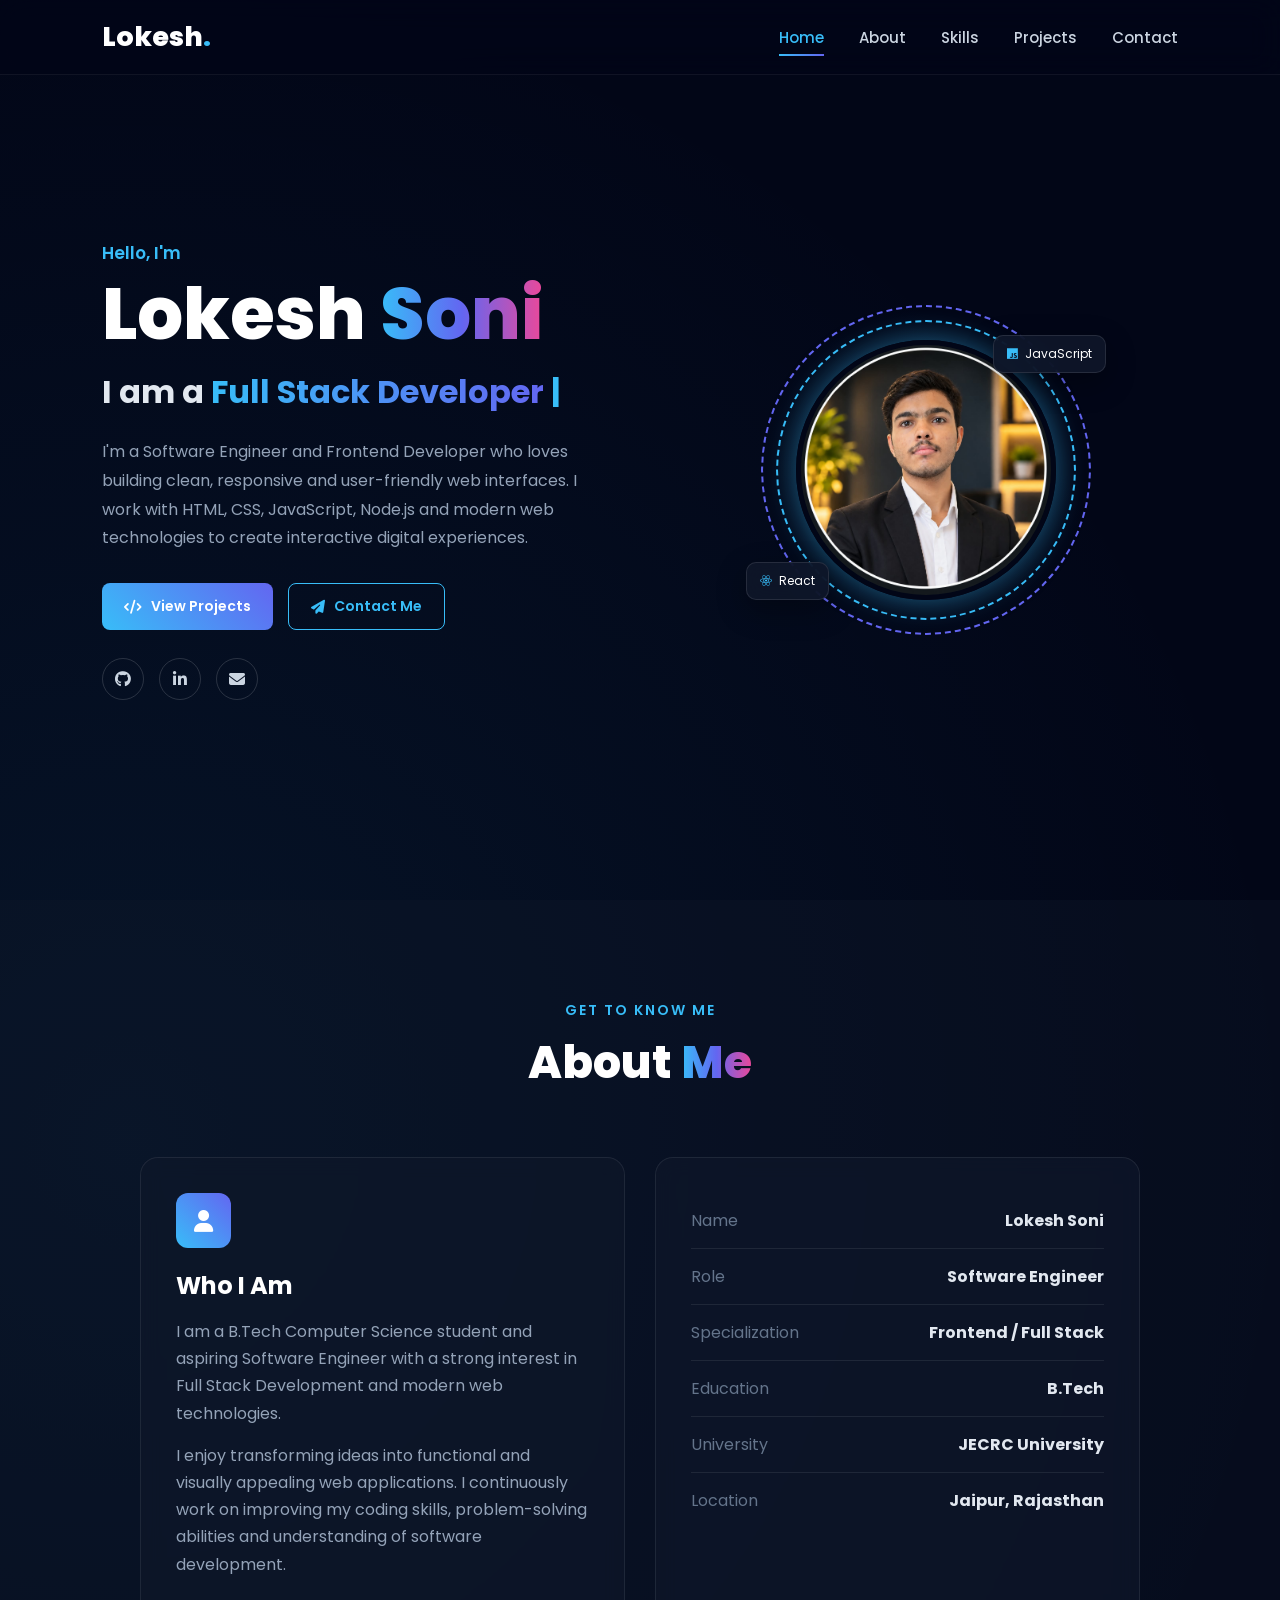
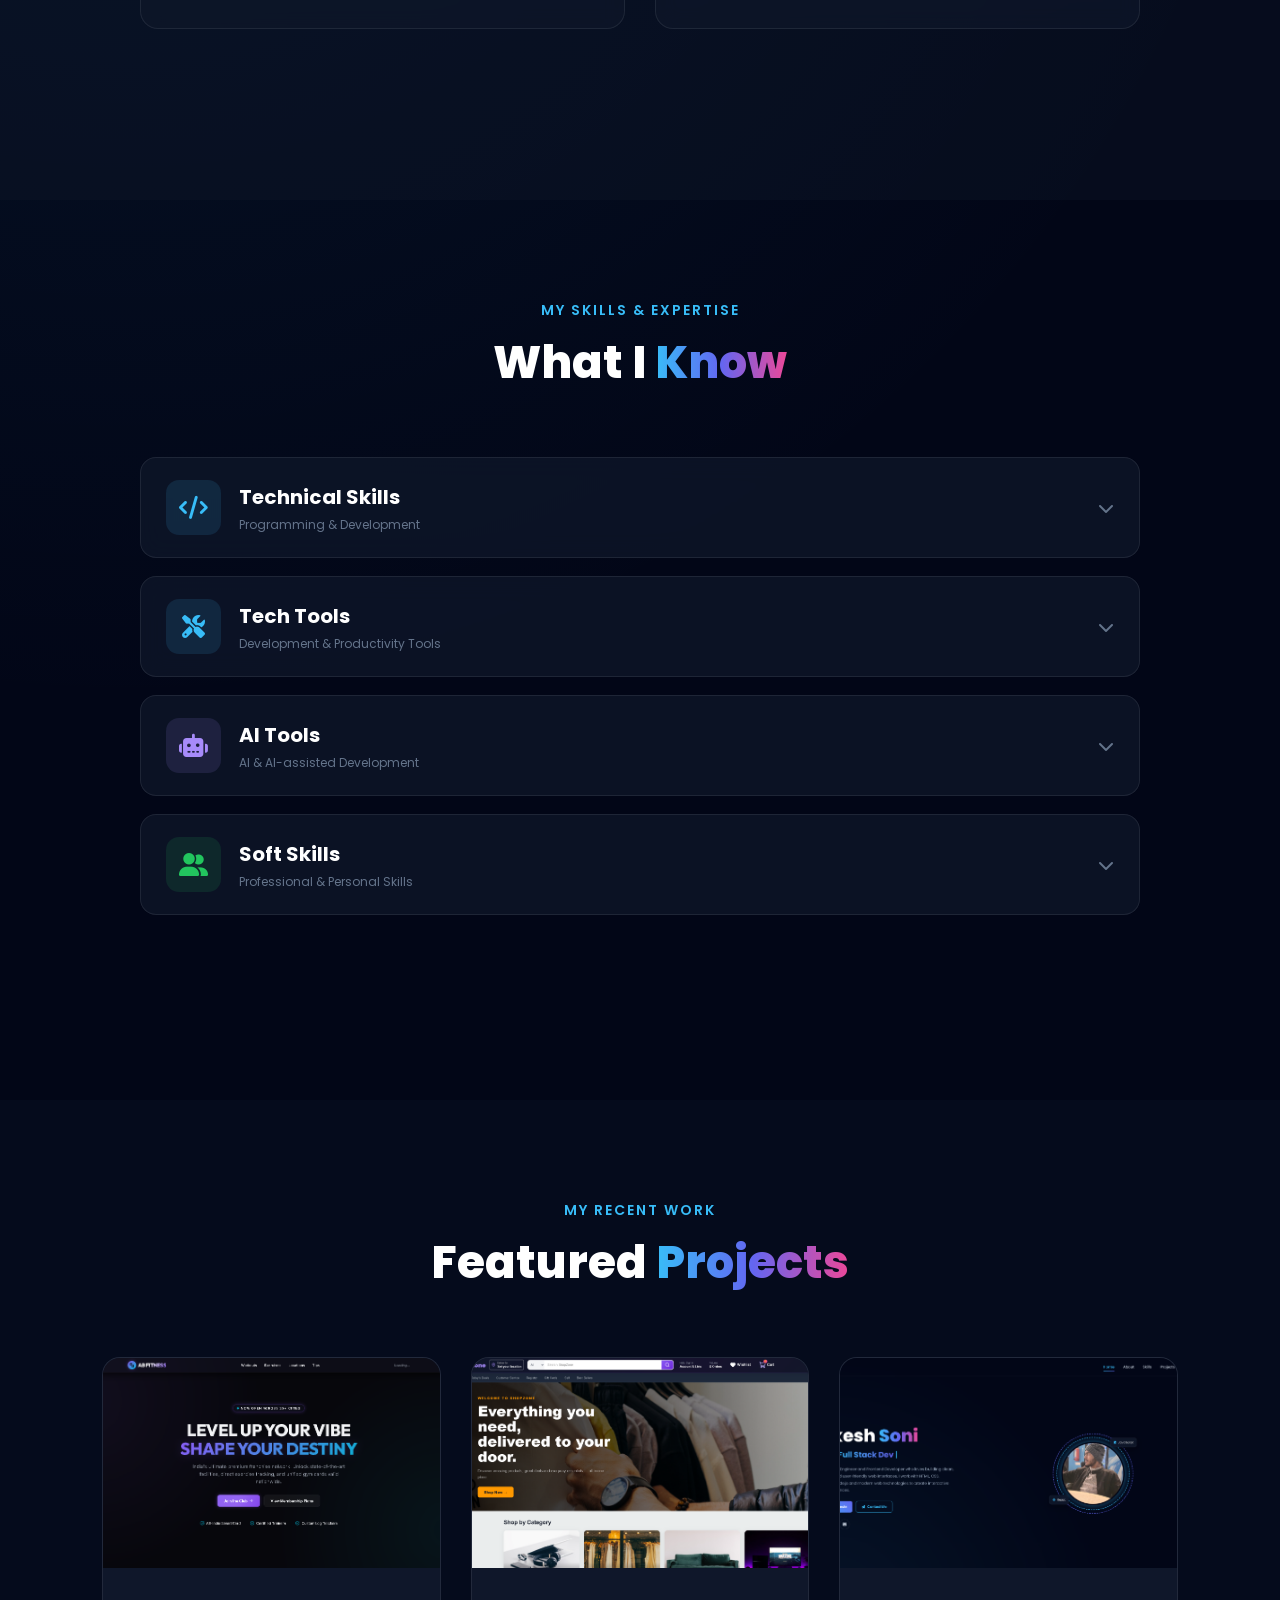
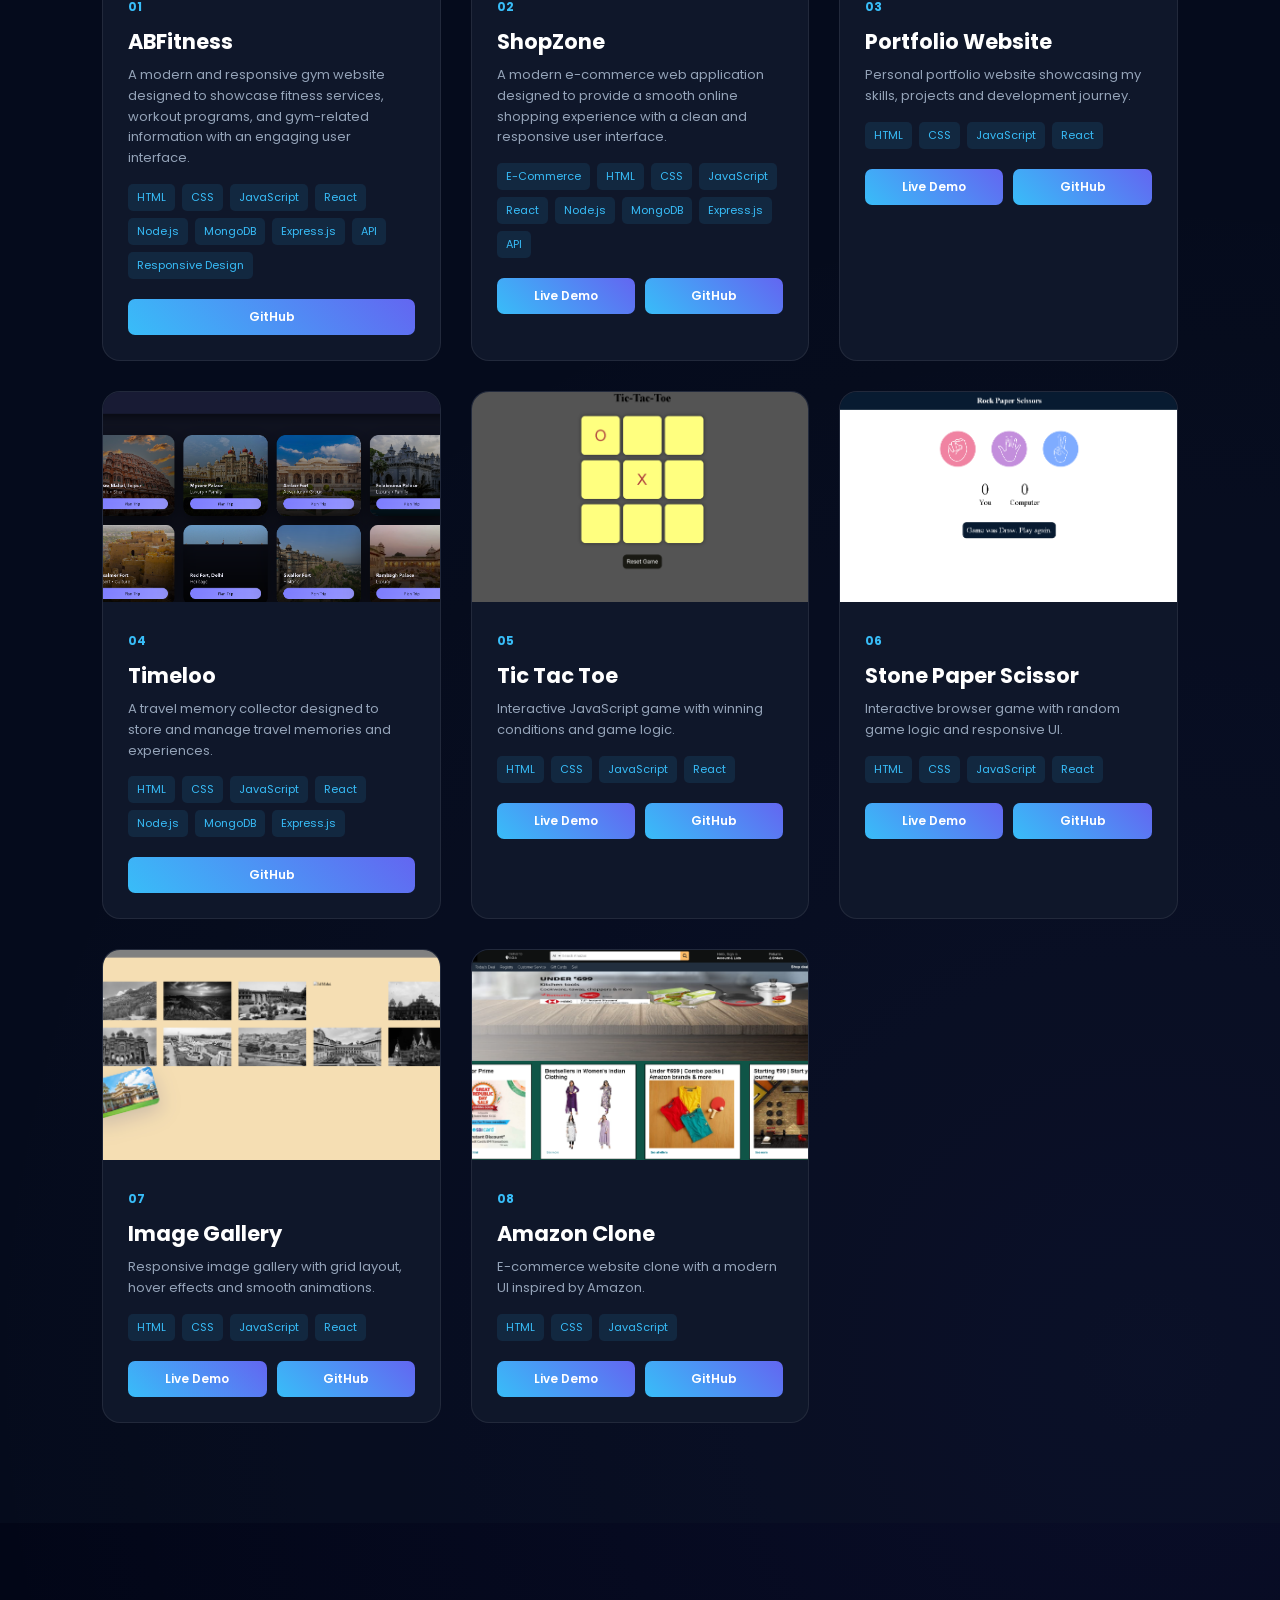
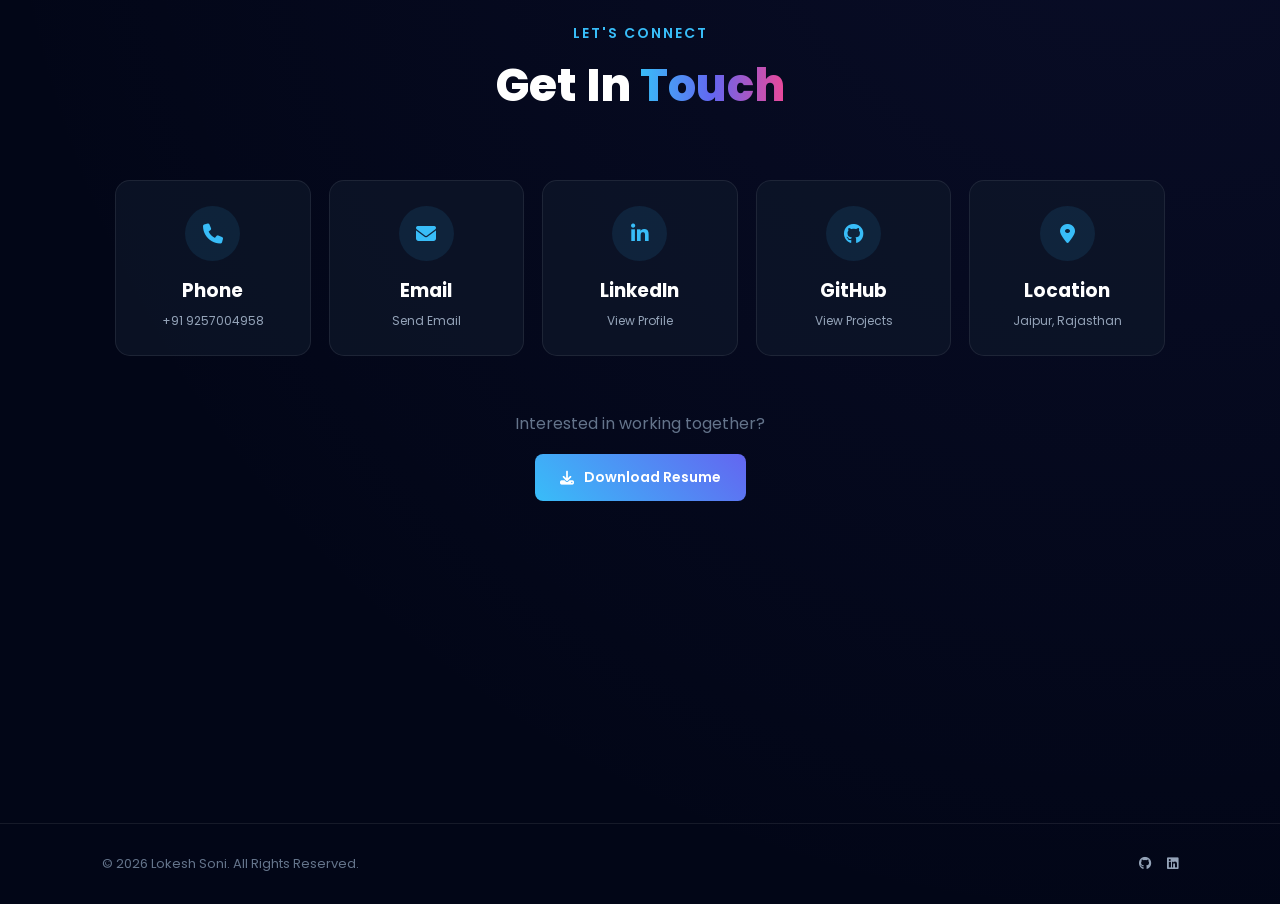
<file: index.html>
<!DOCTYPE html>
<html lang="en">

<head>
    <meta charset="UTF-8">
    <meta name="viewport" content="width=device-width, initial-scale=1.0">

    <meta name="description" content="Lokesh Soni - Software Engineer and Full Stack Developer Portfolio">

    <title>Lokesh Soni | Portfolio</title>

    <link rel="stylesheet" href="style.css">

    <!-- Icons -->
    <link rel="stylesheet" href="https://cdnjs.cloudflare.com/ajax/libs/font-awesome/6.5.2/css/all.min.css">
</head>

<body>

    <!-- ================= NAVBAR ================= -->

    <header class="navbar">

        <div class="logo">
            <a href="#home">Lokesh<span>.</span></a>
        </div>

        <nav class="nav-links" id="navLinks">
            <a href="#home" class="active">Home</a>
            <a href="#about">About</a>
            <a href="#skills">Skills</a>
            <a href="#projects">Projects</a>
            <a href="#contact">Contact</a>
        </nav>

        <button class="menu-btn" id="menuBtn">
            <i class="fas fa-bars"></i>
        </button>

    </header>


    <!-- ================= HOME ================= -->

    <section id="home" class="home">

        <div class="home-text reveal">

            <p class="intro">Hello, I'm</p>

            <h1>
                Lokesh <span>Soni</span>
            </h1>

            <h2>
                I am a
                <span id="changing-text"></span>
                <span class="cursor">|</span>
            </h2>

            <p class="home-description">
                I'm a Software Engineer and Frontend Developer who loves
                building clean, responsive and user-friendly web interfaces.
                I work with HTML, CSS, JavaScript, Node.js and modern web
                technologies to create interactive digital experiences.
            </p>

            <div class="home-buttons">

                <a href="#projects" class="primary-btn">
                    <i class="fas fa-code"></i>
                    View Projects
                </a>

                <a href="#contact" class="secondary-btn">
                    <i class="fas fa-paper-plane"></i>
                    Contact Me
                </a>

            </div>

            <div class="social-links">

                <a href="https://github.com/Lokesh2704soni" target="_blank">
                    <i class="fab fa-github"></i>
                </a>

                <a href="https://www.linkedin.com/in/lokesh-soni-583651282" target="_blank">
                    <i class="fab fa-linkedin-in"></i>
                </a>

                <a href="mailto:lokesh27soni04@email.com">
                    <i class="fas fa-envelope"></i>
                </a>

            </div>

        </div>


        <!-- Profile Image -->

        <div class="home-img reveal">

            <div class="home-img-wrapper">

                <div class="circle"></div>
                <div class="circle circle-two"></div>

                <img src="123.jpeg" alt="Lokesh Soni">

                <div class="floating-card card-one">
                    <i class="fab fa-js"></i>
                    <span>JavaScript</span>
                </div>

                <div class="floating-card card-two">
                    <i class="fab fa-react"></i>
                    <span>React</span>
                </div>

            </div>

        </div>

    </section>


    <!-- ================= ABOUT ================= -->

    <section id="about" class="about section">

        <div class="section-heading reveal">
            <p>Get To Know Me</p>
            <h2>About <span>Me</span></h2>
        </div>

        <div class="about-container">

            <div class="about-card reveal">

                <div class="about-icon">
                    <i class="fas fa-user"></i>
                </div>

                <h3>Who I Am</h3>

                <p>
                    I am a B.Tech Computer Science student and aspiring
                    Software Engineer with a strong interest in Full Stack
                    Development and modern web technologies.
                </p>

                <p>
                    I enjoy transforming ideas into functional and visually
                    appealing web applications. I continuously work on
                    improving my coding skills, problem-solving abilities
                    and understanding of software development.
                </p>

            </div>


            <div class="about-info reveal">

                <div class="info-item">
                    <span>Name</span>
                    <strong>Lokesh Soni</strong>
                </div>

                <div class="info-item">
                    <span>Role</span>
                    <strong>Software Engineer</strong>
                </div>

                <div class="info-item">
                    <span>Specialization</span>
                    <strong>Frontend / Full Stack</strong>
                </div>

                <div class="info-item">
                    <span>Education</span>
                    <strong>B.Tech</strong>
                </div>

                <div class="info-item">
                    <span>University</span>
                    <strong>JECRC University</strong>
                </div>

                <div class="info-item">
                    <span>Location</span>
                    <strong>Jaipur, Rajasthan</strong>
                </div>

            </div>

        </div>

    </section>


    <!-- ================= SKILLS ================= -->

    <!-- ================= SKILLS ================= -->

    <section id="skills" class="skills-section section">

        <div class="section-heading reveal">
            <p>My Skills & Expertise</p>
            <h2>What I <span>Know</span></h2>
        </div>

        <div class="skills-accordion">


            <!-- TECHNICAL SKILLS -->

            <div class="skill-category reveal">

                <button class="skill-category-header">
                    <div class="category-left">
                        <div class="category-icon">
                            <i class="fas fa-code"></i>
                        </div>

                        <div>
                            <h3>Technical Skills</h3>
                            <p>Programming & Development</p>
                        </div>
                    </div>

                    <i class="fas fa-chevron-down arrow"></i>
                </button>


                <div class="skill-category-content">

                    <div class="skill-list">

                        <span><i class="fab fa-html5"></i> HTML</span>

                        <span><i class="fab fa-css3-alt"></i> CSS</span>

                        <span><i class="fab fa-js"></i> JavaScript</span>

                        <span><i class="fab fa-react"></i> React.js</span>

                        <span><i class="fab fa-node-js"></i> Node.js</span>

                        <span><i class="fas fa-server"></i> Express.js</span>

                        <span><i class="fas fa-database"></i> MongoDB</span>

                        <span><i class="fas fa-plug"></i> REST APIs</span>

                        <span><i class="fas fa-file-code"></i> JSON</span>

                        <span><i class="fas fa-mobile-screen"></i> Responsive Design</span>

                        <span><i class="fas fa-cubes"></i> OOP</span>

                        <span><i class="fas fa-diagram-project"></i> DSA</span>

                        <span><i class="fas fa-user-lock"></i> Authentication</span>

                        <span><i class="fas fa-code"></i> C</span>

                        <span><i class="fas fa-code"></i> C++</span>

                    </div>

                </div>

            </div>


            <!-- TECH TOOLS -->

            <div class="skill-category reveal">

                <button class="skill-category-header">

                    <div class="category-left">

                        <div class="category-icon">
                            <i class="fas fa-screwdriver-wrench"></i>
                        </div>

                        <div>
                            <h3>Tech Tools</h3>
                            <p>Development & Productivity Tools</p>
                        </div>

                    </div>

                    <i class="fas fa-chevron-down arrow"></i>

                </button>


                <div class="skill-category-content">

                    <div class="skill-list">

                        <span>
                            <i class="fas fa-code"></i>
                            VS Code
                        </span>

                        <span>
                            <i class="fab fa-git-alt"></i>
                            Git
                        </span>

                        <span>
                            <i class="fab fa-github"></i>
                            GitHub
                        </span>

                        <span>
                            <i class="fab fa-npm"></i>
                            npm
                        </span>

                        <span>
                            <i class="fas fa-paper-plane"></i>
                            Postman
                        </span>

                        <span>
                            <i class="fas fa-database"></i>
                            MongoDB Compass
                        </span>

                        <span>
                            <i class="fas fa-terminal"></i>
                            Terminal
                        </span>

                        <span>
                            <i class="fab fa-github"></i>
                            GitHub Pages
                        </span>

                    </div>

                </div>

            </div>


            <!-- AI TOOLS -->

            <div class="skill-category reveal">

                <button class="skill-category-header">

                    <div class="category-left">

                        <div class="category-icon ai-category">
                            <i class="fas fa-robot"></i>
                        </div>

                        <div>
                            <h3>AI Tools</h3>
                            <p>AI & AI-assisted Development</p>
                        </div>

                    </div>

                    <i class="fas fa-chevron-down arrow"></i>

                </button>


                <div class="skill-category-content">

                    <div class="skill-list">

                        <span class="ai-skill">
                            <i class="fas fa-robot"></i>
                            ChatGPT
                        </span>

                        <span class="ai-skill">
                            <i class="fas fa-wand-magic-sparkles"></i>
                            Gemini
                        </span>

                        <span class="ai-skill">
                            <i class="fas fa-code"></i>
                            GitHub Copilot
                        </span>

                        <span class="ai-skill">
                            <i class="fas fa-lightbulb"></i>
                            Prompt Engineering
                        </span>

                        <span class="ai-skill">
                            <i class="fas fa-brain"></i>
                            AI-assisted Coding
                        </span>

                    </div>

                </div>

            </div>


            <!-- SOFT SKILLS -->

            <div class="skill-category reveal">

                <button class="skill-category-header">

                    <div class="category-left">

                        <div class="category-icon soft-category">
                            <i class="fas fa-user-group"></i>
                        </div>

                        <div>
                            <h3>Soft Skills</h3>
                            <p>Professional & Personal Skills</p>
                        </div>

                    </div>

                    <i class="fas fa-chevron-down arrow"></i>

                </button>


                <div class="skill-category-content">

                    <div class="skill-list">

                        <span class="soft-skill">
                            <i class="fas fa-comments"></i>
                            Communication
                        </span>

                        <span class="soft-skill">
                            <i class="fas fa-users"></i>
                            Teamwork
                        </span>

                        <span class="soft-skill">
                            <i class="fas fa-puzzle-piece"></i>
                            Problem Solving
                        </span>

                        <span class="soft-skill">
                            <i class="fas fa-lightbulb"></i>
                            Critical Thinking
                        </span>

                        <span class="soft-skill">
                            <i class="fas fa-clock"></i>
                            Time Management
                        </span>

                        <span class="soft-skill">
                            <i class="fas fa-arrows-rotate"></i>
                            Adaptability
                        </span>

                        <span class="soft-skill">
                            <i class="fas fa-user-tie"></i>
                            Leadership
                        </span>

                        <span class="soft-skill">
                            <i class="fas fa-book-open"></i>
                            Continuous Learning
                        </span>

                        <span class="soft-skill">
                            <i class="fas fa-person-chalkboard"></i>
                            Presentation Skills
                        </span>

                    </div>

                </div>

            </div>

        </div>

    </section>


    <!-- ================= PROJECTS ================= -->

    <section id="projects" class="projects section">

        <div class="section-heading reveal">
            <p>My Recent Work</p>
            <h2>Featured <span>Projects</span></h2>
        </div>


        <div class="project-container">



            <!-- Project 1 ABFITNESS --> 
            <div class="project-card reveal">

                <div class="project-image">
                    <img src="images/abfitness.png" alt="ABFitness Gym Website">

                    <div class="project-overlay">
                        <a href="https://github.com/Lokesh2704soni/GYM-Web" target="_blank">
                            <i class="fab fa-github"></i>
                        </a>
                    </div>
                </div>

                <div class="project-content">

                    <span class="project-number">01</span>

                    <h3>ABFitness</h3>

                    <p>
                        A modern and responsive gym website designed to showcase
                        fitness services, workout programs, and gym-related
                        information with an engaging user interface.
                    </p>

                    <div class="project-tech">
                        <span>HTML</span>
                        <span>CSS</span>
                        <span>JavaScript</span>
                        <span>React</span>
                        <span>Node.js</span>
                        <span>MongoDB</span>
                        <span>Express.js</span>
                        <span>API</span>
                        <span>Responsive Design</span>
                    </div>

                    <div class="buttons">

                        <a href="https://github.com/Lokesh2704soni/GYM-Web" target="_blank">
                            GitHub
                        </a>

                    </div>

                </div>

            </div>



            

            <!-- Project 2 SHOPZONE -->
            <div class="project-card reveal">

                <div class="project-image">
                    <img src="images/shopzone.png" alt="ShopZone E-Commerce Website">

                    <div class="project-overlay">
                        <a href="https://shop-zone-1oe674grb-lokesh-soni1.vercel.app/" target="_blank">
                            <i class="fas fa-external-link-alt"></i>
                        </a>
                    </div>
                </div>

                <div class="project-content">

                    <span class="project-number">02</span>

                    <h3>ShopZone</h3>

                    <p>
                        A modern e-commerce web application designed to provide
                        a smooth online shopping experience with a clean and
                        responsive user interface.
                    </p>

                    <div class="project-tech">
                        <span>E-Commerce</span>
                        <span>HTML</span>
                        <span>CSS</span>
                        <span>JavaScript</span>
                        <span>React</span>
                        <span>Node.js</span>
                        <span>MongoDB</span>
                        <span>Express.js</span>
                        <span>API</span>
                    </div>

                    <div class="buttons">

                        <a href="https://shop-zone-khaki.vercel.app/" target="_blank">
                            Live Demo
                        </a>

                        <a href="https://github.com/Lokesh2704soni/ShopZone" target="_blank">
                            GitHub
                        </a>

                    </div>

                </div>

            </div>



            

            <!-- Project 3 PORTFOLIO -->

            <div class="project-card reveal">

                <div class="project-image">

                    <img src="images/portfolio.png" alt="Portfolio Website">

                    <div class="project-overlay">
                        <a href="https://lokesh2704soni.github.io/portfolio-web/" target="_blank">
                            <i class="fas fa-external-link-alt"></i>
                        </a>
                    </div>

                </div>

                <div class="project-content">

                    <span class="project-number">03</span>

                    <h3>Portfolio Website</h3>

                    <p>
                        Personal portfolio website showcasing my
                        skills, projects and development journey.
                    </p>

                    <div class="project-tech">
                        <span>HTML</span>
                        <span>CSS</span>
                        <span>JavaScript</span>
                        <span>React</span>
                    </div>

                    <div class="buttons">

                        <a href="https://lokesh2704soni.github.io/portfolio-web/" target="_blank">
                            Live Demo
                        </a>

                        <a href="https://github.com/Lokesh2704soni/portfolio-website" target="_blank">
                            GitHub
                        </a>

                    </div>

                </div>

            </div>

             <!-- Project 4 Timeloo -->

            <div class="project-card reveal">

                <div class="project-image">

                    <img src="images/timeloo.png" alt="Timeloo Trip Memory Collector">

                    <div class="project-overlay">
                        <a href="https://github.com/Lokesh2704soni/Timeloo" target="_blank">
                            <i class="fab fa-github"></i>
                        </a>
                    </div>

                </div>

                <div class="project-content">

                    <span class="project-number">04</span>

                    <h3>Timeloo</h3>

                    <p>
                        A travel memory collector designed to store
                        and manage travel memories and experiences.
                    </p>

                    <div class="project-tech">
                        <span>HTML</span>
                        <span>CSS</span>
                        <span>JavaScript</span>
                        <span>React</span>
                        <span>Node.js</span>
                        <span>MongoDB</span>
                        <span>Express.js</span>
                    </div>

                    <div class="buttons">

                        <!-- <a href="https://lokesh2704soni.github.io/Timeloo/" target="_blank">
                            Live Demo
                        </a> -->

                        <a href="https://github.com/Lokesh2704soni/Timeloo" target="_blank">
                            GitHub
                        </a>

                    </div>

                </div>

            </div>

            <!-- Project 5 TIC TAC TOE -->

            <div class="project-card reveal">

                <div class="project-image">

                    <img src="images/tic-tac-toe.png" alt="Tic Tac Toe Game">

                    <div class="project-overlay">
                        <a href="https://lokesh2704soni.github.io/tic-tac-toe-game/" target="_blank">
                            <i class="fas fa-external-link-alt"></i>
                        </a>
                    </div>

                </div>

                <div class="project-content">

                    <span class="project-number">05</span>

                    <h3>Tic Tac Toe</h3>

                    <p>
                        Interactive JavaScript game with winning
                        conditions and game logic.
                    </p>

                    <div class="project-tech">
                        <span>HTML</span>
                        <span>CSS</span>
                        <span>JavaScript</span>
                        <span>React</span>
                    </div>

                    <div class="buttons">

                        <a href="https://lokesh2704soni.github.io/tic-tac-toe-game/" target="_blank">
                            Live Demo
                        </a>

                        <a href="https://github.com/Lokesh2704soni/tic-tac-toe-game" target="_blank">
                            GitHub
                        </a>

                    </div>

                </div>

            </div>

            <!-- Project 6 STONE PAPER SCISSOR -->

            <div class="project-card reveal">

                <div class="project-image">

                    <img src="images/stone-paper.png" alt="Stone Paper Scissor">

                    <div class="project-overlay">
                        <a href="https://lokesh2704soni.github.io/stone-paper-scissors-game/" target="_blank">
                            <i class="fas fa-external-link-alt"></i>
                        </a>
                    </div>

                </div>

                <div class="project-content">

                    <span class="project-number">06</span>

                    <h3>Stone Paper Scissor</h3>

                    <p>
                        Interactive browser game with random game
                        logic and responsive UI.
                    </p>

                    <div class="project-tech">
                        <span>HTML</span>
                        <span>CSS</span>
                        <span>JavaScript</span>
                        <span>React</span>
                    </div>

                    <div class="buttons">

                        <a href="https://lokesh2704soni.github.io/stone-paper-scissors-game/" target="_blank">
                            Live Demo
                        </a>

                        <a href="https://github.com/Lokesh2704soni/stone-paper-scissors-game" target="_blank">
                            GitHub
                        </a>

                    </div>

                </div>

            </div>

            



            <!-- Project 7 Image Gallery -->

            <div class="project-card reveal">

                <div class="project-image">

                    <img src="images/gallery.png" alt="Image Gallery">

                    <div class="project-overlay">
                        <a href="https://lokesh2704soni.github.io/photo-galary/" target="_blank">
                            <i class="fas fa-external-link-alt"></i>
                        </a>
                    </div>

                </div>

                <div class="project-content">

                    <span class="project-number">07</span>

                    <h3>Image Gallery</h3>

                    <p>
                        Responsive image gallery with grid layout,
                        hover effects and smooth animations.
                    </p>

                    <div class="project-tech">
                        <span>HTML</span>
                        <span>CSS</span>
                        <span>JavaScript</span>
                        <span>React</span>
                    </div>

                    <div class="buttons">

                        <a href="https://lokesh2704soni.github.io/photo-galary/" target="_blank">
                            Live Demo
                        </a>

                        <a href="https://github.com/Lokesh2704soni/photo-galary" target="_blank">
                            GitHub
                        </a>

                    </div>

                </div>

            </div>


            <!-- Project 8 Amazon Clone -->

            <div class="project-card reveal">

                <div class="project-image">
                    <img src="images/amazon.png" alt="Amazon Clone">

                    <div class="project-overlay">
                        <a href="https://lokesh2704soni.github.io/amazon-clone-/" target="_blank">
                            <i class="fas fa-external-link-alt"></i>
                        </a>
                    </div>
                </div>

                <div class="project-content">

                    <span class="project-number">08</span>

                    <h3>Amazon Clone</h3>

                    <p>
                        E-commerce website clone with a modern UI inspired
                        by Amazon.
                    </p>

                    <div class="project-tech">
                        <span>HTML</span>
                        <span>CSS</span>
                        <span>JavaScript</span>
                    </div>

                    <div class="buttons">

                        <a href="https://lokesh2704soni.github.io/amzon-clone/" target="_blank">
                            Live Demo
                        </a>

                        <a href="https://github.com/Lokesh2704soni/amzon-clone" target="_blank">
                            GitHub
                        </a>

                    </div>

                </div>

            </div>

            

        </div>

    </section>


    <!-- ================= CONTACT ================= -->

    <section id="contact" class="contact section">

        <div class="section-heading reveal">

            <p>Let's Connect</p>

            <h2>Get In <span>Touch</span></h2>

        </div>


        <div class="contact-container">


            <!-- Phone -->

            <div class="contact-card reveal" onclick="contactChoice()">

                <div class="contact-icon">
                    <i class="fas fa-phone"></i>
                </div>

                <h3>Phone</h3>

                <p>+91 9257004958</p>

            </div>


            <!-- Email -->

            <a href="mailto:lokesh27soni04@email.com" class="contact-card reveal">

                <div class="contact-icon">
                    <i class="fas fa-envelope"></i>
                </div>

                <h3>Email</h3>

                <p>Send Email</p>

            </a>


            <!-- LinkedIn -->

            <a href="https://www.linkedin.com/in/lokesh-soni-583651282" target="_blank" class="contact-card reveal">

                <div class="contact-icon">
                    <i class="fab fa-linkedin-in"></i>
                </div>

                <h3>LinkedIn</h3>

                <p>View Profile</p>

            </a>


            <!-- GitHub -->

            <a href="https://github.com/Lokesh2704soni" target="_blank" class="contact-card reveal">

                <div class="contact-icon">
                    <i class="fab fa-github"></i>
                </div>

                <h3>GitHub</h3>

                <p>View Projects</p>

            </a>


            <!-- Location -->

            <a href="https://www.google.com/maps/search/?api=1&query=Jaipur,Rajasthan" target="_blank"
                class="contact-card reveal">

                <div class="contact-icon">
                    <i class="fas fa-location-dot"></i>
                </div>

                <h3>Location</h3>

                <p>Jaipur, Rajasthan</p>

            </a>

        </div>


        <!-- Resume -->

        <div class="resume-container reveal">

            <p>Interested in working together?</p>

            <a href="./images/Resume.pdf" download="Resume.pdf" class="resume-btn">
                <i class="fas fa-download"></i>
                Download Resume
            </a>

        </div>


        <!-- Phone Popup -->

        <div id="contact-popup" class="popup">

            <div class="popup-box">

                <button class="close" onclick="closePopup()">
                    <i class="fas fa-xmark"></i>
                </button>

                <div class="popup-icon">
                    <i class="fas fa-phone"></i>
                </div>

                <h3>Contact Me</h3>

                <p>How would you like to contact me?</p>

                <div class="popup-buttons">

                    <button onclick="makeCall()">
                        <i class="fas fa-phone"></i>
                        Call
                    </button>

                    <button onclick="openWhatsApp()">
                        <i class="fab fa-whatsapp"></i>
                        WhatsApp
                    </button>

                </div>

            </div>

        </div>

    </section>


    <!-- ================= FOOTER ================= -->

    <footer>

        <p>
            © <span id="year"></span> Lokesh Soni.
            All Rights Reserved.
        </p>

        <div class="footer-social">

            <a href="https://github.com/Lokesh2704soni" target="_blank">
                <i class="fab fa-github"></i>
            </a>

            <a href="https://www.linkedin.com/in/lokesh-soni-583651282" target="_blank">
                <i class="fab fa-linkedin"></i>
            </a>

        </div>

    </footer>


    <script src="script.js"></script>

</body>

</html>
</file>
<file: style.css>
@import url('https://fonts.googleapis.com/css2?family=Poppins:wght@300;400;500;600;700;800&display=swap');

* {
    margin: 0;
    padding: 0;
    box-sizing: border-box;
    font-family: 'Poppins', sans-serif;
}

html {
    scroll-behavior: smooth;
    scroll-padding-top: 80px;
}

body {
    background:
        radial-gradient(circle at 10% 20%, rgba(56, 189, 248, 0.08), transparent 25%),
        radial-gradient(circle at 90% 80%, rgba(99, 102, 241, 0.08), transparent 25%),
        #020617;
    color: white;
    overflow-x: hidden;
}

a {
    color: inherit;
}

section {
    min-height: 100vh;
}

.section {
    padding: 100px 8%;
}


/* ================= NAVBAR ================= */

.navbar {
    position: fixed;
    top: 0;
    left: 0;
    width: 100%;
    height: 75px;

    display: flex;
    justify-content: space-between;
    align-items: center;

    padding: 0 8%;

    background: rgba(2, 6, 23, 0.65);
    backdrop-filter: blur(15px);

    border-bottom: 1px solid rgba(255, 255, 255, 0.06);

    z-index: 1000;

    transition: 0.3s ease;
}

.navbar.scrolled {
    background: rgba(2, 6, 23, 0.95);
    box-shadow: 0 5px 30px rgba(0, 0, 0, 0.5);
}

.logo a {
    text-decoration: none;
    font-size: 27px;
    font-weight: 800;
    color: white;
}

.logo span {
    color: #38bdf8;
}

.nav-links {
    display: flex;
    gap: 35px;
}

.nav-links a {
    text-decoration: none;
    color: #cbd5e1;

    font-size: 15px;
    font-weight: 500;

    position: relative;

    transition: 0.3s;
}

.nav-links a::after {
    content: "";

    position: absolute;
    left: 0;
    bottom: -7px;

    width: 0;
    height: 2px;

    background: linear-gradient(
        90deg,
        #38bdf8,
        #6366f1
    );

    transition: 0.3s;
}

.nav-links a:hover,
.nav-links a.active {
    color: #38bdf8;
}

.nav-links a:hover::after,
.nav-links a.active::after {
    width: 100%;
}

.menu-btn {
    display: none;

    background: transparent;
    border: none;

    color: white;
    font-size: 25px;

    cursor: pointer;
}


/* ================= HOME ================= */

.home {
    min-height: 100vh;

    display: flex;
    justify-content: space-between;
    align-items: center;

    gap: 70px;

    padding: 120px 8% 80px;
}

.home-text {
    flex: 1;
    max-width: 650px;
}

.intro {
    color: #38bdf8;
    font-size: 17px;
    font-weight: 600;
    margin-bottom: 8px;
}

.home-text h1 {
    font-size: clamp(45px, 6vw, 72px);
    line-height: 1.1;
    font-weight: 800;
}

.home-text h1 span {
    background: linear-gradient(
        90deg,
        #38bdf8,
        #6366f1,
        #ec4899
    );

    background-clip: text;
    -webkit-background-clip: text;
    color: transparent;
}

.home-text h2 {
    margin-top: 15px;
    font-size: clamp(22px, 3vw, 32px);
    color: #e2e8f0;
}

#changing-text {
    font-weight: 700;

    background: linear-gradient(
        90deg,
        #38bdf8,
        #6366f1,
        #ec4899
    );

    background-size: 200%;

    background-clip: text;
    -webkit-background-clip: text;

    color: transparent;

    animation: gradientMove 4s infinite;
}

.cursor {
    color: #38bdf8;
    animation: blink 0.7s infinite;
}

@keyframes gradientMove {
    0% {
        background-position: 0%;
    }

    50% {
        background-position: 100%;
    }

    100% {
        background-position: 0%;
    }
}

@keyframes blink {
    50% {
        opacity: 0;
    }
}

.home-description {
    margin-top: 22px;

    max-width: 600px;

    color: #94a3b8;

    font-size: 16px;
    line-height: 1.8;
}


/* HOME BUTTONS */

.home-buttons {
    display: flex;
    gap: 15px;
    margin-top: 30px;
}

.primary-btn,
.secondary-btn {
    display: inline-flex;

    align-items: center;
    gap: 9px;

    padding: 12px 22px;

    border-radius: 8px;

    text-decoration: none;

    font-size: 14px;
    font-weight: 600;

    transition: 0.3s;
}

.primary-btn {
    background: linear-gradient(
        45deg,
        #38bdf8,
        #6366f1
    );
}

.secondary-btn {
    border: 1px solid #38bdf8;
    color: #38bdf8;
}

.primary-btn:hover,
.secondary-btn:hover {
    transform: translateY(-4px);
    box-shadow: 0 10px 30px rgba(56, 189, 248, 0.25);
}

.secondary-btn:hover {
    background: #38bdf8;
    color: #020617;
}


/* SOCIAL */

.social-links {
    display: flex;
    gap: 15px;
    margin-top: 28px;
}

.social-links a {
    width: 42px;
    height: 42px;

    display: flex;
    align-items: center;
    justify-content: center;

    border: 1px solid rgba(255,255,255,0.15);

    border-radius: 50%;

    color: #cbd5e1;

    text-decoration: none;

    transition: 0.3s;
}

.social-links a:hover {
    color: white;
    background: #38bdf8;
    border-color: #38bdf8;

    transform: translateY(-5px);
}


/* ================= PROFILE ================= */

.home-img {
    flex: 1;

    display: flex;
    justify-content: center;
    align-items: center;
}

.home-img-wrapper {
    width: 310px;
    height: 310px;

    position: relative;

    display: flex;
    align-items: center;
    justify-content: center;
}

.home-img-wrapper img {
    width: 260px;
    height: 260px;

    object-fit: cover;

    border-radius: 50%;

    position: relative;
    z-index: 3;

    border: 5px solid #020617;

    box-shadow:
        0 0 30px rgba(56, 189, 248, 0.5);
}

.circle {
    position: absolute;

    width: 300px;
    height: 300px;

    border: 2px dashed #38bdf8;

    border-radius: 50%;

    animation: rotate 8s linear infinite;
}

.circle-two {
    width: 330px;
    height: 330px;

    border-color: #6366f1;

    animation-direction: reverse;
    animation-duration: 12s;
}

@keyframes rotate {
    from {
        transform: rotate(0deg);
    }

    to {
        transform: rotate(360deg);
    }
}


/* FLOATING CARDS */

.floating-card {
    position: absolute;

    z-index: 5;

    display: flex;
    align-items: center;
    gap: 7px;

    padding: 9px 13px;

    background: rgba(15, 23, 42, 0.9);

    border: 1px solid rgba(255,255,255,0.1);

    border-radius: 10px;

    backdrop-filter: blur(10px);

    box-shadow: 0 10px 30px rgba(0,0,0,0.3);

    font-size: 12px;
}

.floating-card i {
    color: #38bdf8;
}

.card-one {
    top: 20px;
    right: -25px;

    animation: float 3s ease-in-out infinite;
}

.card-two {
    bottom: 25px;
    left: -25px;

    animation: float 3s ease-in-out infinite 1s;
}

@keyframes float {
    0%, 100% {
        transform: translateY(0);
    }

    50% {
        transform: translateY(-12px);
    }
}


/* ================= SECTION TITLE ================= */

.section-heading {
    text-align: center;
    margin-bottom: 60px;
}

.section-heading p {
    color: #38bdf8;
    font-size: 14px;
    font-weight: 600;
    text-transform: uppercase;
    letter-spacing: 2px;
}

.section-heading h2 {
    margin-top: 8px;

    font-size: clamp(32px, 5vw, 45px);

    font-weight: 800;
}

.section-heading h2 span {
    background: linear-gradient(
        90deg,
        #38bdf8,
        #6366f1,
        #ec4899
    );

    background-clip: text;
    -webkit-background-clip: text;

    color: transparent;
}


/* ================= ABOUT ================= */

.about {
    background: rgba(15, 23, 42, 0.35);
}

.about-container {
    max-width: 1000px;
    margin: auto;

    display: grid;
    grid-template-columns: 1fr 1fr;

    gap: 30px;
}

.about-card,
.about-info {
    background: rgba(15, 23, 42, 0.7);

    border: 1px solid rgba(255,255,255,0.08);

    border-radius: 18px;

    padding: 35px;

    backdrop-filter: blur(10px);

    transition: 0.3s;
}

.about-card:hover,
.about-info:hover {
    transform: translateY(-7px);

    border-color: rgba(56, 189, 248, 0.4);
}

.about-icon {
    width: 55px;
    height: 55px;

    display: flex;
    justify-content: center;
    align-items: center;

    background: linear-gradient(
        45deg,
        #38bdf8,
        #6366f1
    );

    border-radius: 12px;

    margin-bottom: 20px;

    font-size: 22px;
}

.about-card h3 {
    font-size: 24px;
    margin-bottom: 15px;
}

.about-card p {
    color: #94a3b8;

    line-height: 1.7;

    margin-bottom: 15px;
}

.info-item {
    display: flex;
    justify-content: space-between;

    gap: 20px;

    padding: 15px 0;

    border-bottom: 1px solid rgba(255,255,255,0.08);
}

.info-item:last-child {
    border-bottom: none;
}

.info-item span {
    color: #64748b;
}

.info-item strong {
    color: #e2e8f0;
    text-align: right;
}


/* ================= SKILLS ================= */

.skills-section {
    padding: 100px 8%;
}

.skills-container {
    max-width: 1100px;
    margin: auto;

    display: grid;

    grid-template-columns:
        repeat(3, 1fr);

    gap: 25px;
}

.skill-card {
    background: linear-gradient(
        145deg,
        #0f172a,
        #111827
    );

    border: 1px solid rgba(255,255,255,0.08);

    border-radius: 16px;

    padding: 25px;

    transition: 0.35s;
}

.skill-card:hover {
    transform: translateY(-8px);

    border-color: #38bdf8;

    box-shadow:
        0 15px 40px rgba(56,189,248,0.12);
}

.skill-top {
    display: flex;
    align-items: center;

    gap: 15px;
}

.skill-icon {
    width: 48px;
    height: 48px;

    display: flex;
    justify-content: center;
    align-items: center;

    border-radius: 10px;

    font-size: 25px;

    background: rgba(56,189,248,0.1);

    color: #38bdf8;
}

.c-icon,
.cpp-icon {
    font-size: 13px;
    font-weight: 700;
}

.skill-card h3 {
    font-size: 18px;
}

.skill-card > p {
    margin: 15px 0;

    color: #64748b;

    font-size: 13px;
    line-height: 1.5;
}

.progress {
    width: 100%;
    height: 7px;

    background: #1e293b;

    border-radius: 10px;

    overflow: hidden;
}

.progress-bar {
    width: 0;
    height: 100%;

    border-radius: 10px;

    transition: width 1.5s ease;
}

.progress-bar.html {
    background: #f97316;
    width: 90%;
}

.progress-bar.css {
    background: #38bdf8;
    width: 85%;
}

.progress-bar.js {
    background: #facc15;
    width: 75%;
}

.progress-bar.node {
    background: #22c55e;
    width: 70%;
}

.progress-bar.c {
    background: #a855f7;
    width: 80%;
}

.progress-bar.cpp {
    background: #06b6d4;
    width: 78%;
}

.percentage {
    display: block;

    margin-top: 8px;

    color: #64748b;

    font-size: 12px;

    text-align: right;
}


/* ================= PROJECTS ================= */

.projects {
    background: rgba(15, 23, 42, 0.3);
}

.project-container {
    max-width: 1200px;
    margin: auto;

    display: grid;

    grid-template-columns:
        repeat(3, 1fr);

    gap: 30px;
}

.project-card {
    overflow: hidden;

    background: #0f172a;

    border: 1px solid rgba(255,255,255,0.08);

    border-radius: 18px;

    transition: 0.4s;
}

.project-card:hover {
    transform: translateY(-10px);

    border-color: rgba(56,189,248,0.6);

    box-shadow:
        0 20px 50px rgba(0,0,0,0.4);
}

.project-image {
    height: 210px;

    position: relative;

    overflow: hidden;
}

.project-image img {
    width: 100%;
    height: 100%;

    object-fit: cover;

    transition: 0.5s;
}

.project-card:hover .project-image img {
    transform: scale(1.08);
}

.project-overlay {
    position: absolute;

    inset: 0;

    display: flex;
    align-items: center;
    justify-content: center;

    background: rgba(2,6,23,0.7);

    opacity: 0;

    transition: 0.3s;
}

.project-card:hover .project-overlay {
    opacity: 1;
}

.project-overlay a {
    width: 50px;
    height: 50px;

    display: flex;
    justify-content: center;
    align-items: center;

    background: #38bdf8;

    color: #020617;

    border-radius: 50%;

    text-decoration: none;

    transition: 0.3s;
}

.project-overlay a:hover {
    transform: scale(1.15);
}

.project-content {
    padding: 25px;
}

.project-number {
    color: #38bdf8;

    font-size: 12px;

    font-weight: 700;
}

.project-content h3 {
    margin: 8px 0;

    font-size: 21px;
}

.project-content p {
    color: #94a3b8;

    font-size: 13px;

    line-height: 1.6;

    min-height: 42px;
}

.project-tech {
    display: flex;
    flex-wrap: wrap;

    gap: 7px;

    margin-top: 15px;
}

.project-tech span {
    padding: 5px 9px;

    border-radius: 5px;

    background: rgba(56,189,248,0.1);

    color: #38bdf8;

    font-size: 11px;
}

.buttons {
    display: flex;
    gap: 10px;

    margin-top: 20px;
}

.buttons a {
    flex: 1;

    text-align: center;

    padding: 9px;

    border-radius: 7px;

    background: linear-gradient(
        45deg,
        #38bdf8,
        #6366f1
    );

    text-decoration: none;

    font-size: 12px;

    font-weight: 600;

    transition: 0.3s;
}

.buttons a:hover {
    transform: translateY(-3px);
}


/* ================= CONTACT ================= */

.contact {
    padding: 100px 8%;
    text-align: center;
}

.contact-container {
    max-width: 1050px;
    margin: auto;

    display: grid;

    grid-template-columns:
        repeat(5, 1fr);

    gap: 18px;
}

.contact-card {
    padding: 25px 15px;

    background: rgba(15,23,42,0.7);

    border: 1px solid rgba(255,255,255,0.08);

    border-radius: 15px;

    text-decoration: none;

    transition: 0.3s;

    cursor: pointer;
}

.contact-card:hover {
    transform: translateY(-8px);

    border-color: #38bdf8;

    box-shadow:
        0 15px 35px rgba(56,189,248,0.15);
}

.contact-icon {
    width: 55px;
    height: 55px;

    margin: 0 auto 15px;

    display: flex;
    align-items: center;
    justify-content: center;

    background: rgba(56,189,248,0.1);

    color: #38bdf8;

    border-radius: 50%;

    font-size: 20px;
}

.contact-card h3 {
    margin-bottom: 7px;
}

.contact-card p {
    color: #94a3b8;

    font-size: 12px;
}


/* RESUME */

.resume-container {
    margin-top: 55px;
}

.resume-container p {
    color: #64748b;
    margin-bottom: 18px;
}

.resume-btn {
    display: inline-flex;

    align-items: center;
    gap: 10px;

    padding: 13px 25px;

    background: linear-gradient(
        45deg,
        #38bdf8,
        #6366f1
    );

    border-radius: 8px;

    text-decoration: none;

    font-weight: 600;

    font-size: 14px;

    transition: 0.3s;
}

.resume-btn:hover {
    transform: translateY(-5px);

    box-shadow:
        0 12px 30px rgba(56,189,248,0.25);
}


/* ================= POPUP ================= */

.popup {
    position: fixed;

    inset: 0;

    display: none;

    justify-content: center;
    align-items: center;

    background: rgba(0,0,0,0.75);

    backdrop-filter: blur(5px);

    z-index: 2000;
}

.popup-box {
    position: relative;

    width: 350px;

    padding: 35px;

    background: #0f172a;

    border: 1px solid rgba(56,189,248,0.3);

    border-radius: 18px;

    text-align: center;

    animation: popup 0.3s ease;
}

@keyframes popup {
    from {
        transform: scale(0.7);
        opacity: 0;
    }

    to {
        transform: scale(1);
        opacity: 1;
    }
}

.close {
    position: absolute;

    top: 15px;
    right: 18px;

    background: transparent;

    border: none;

    color: #94a3b8;

    font-size: 18px;

    cursor: pointer;
}

.popup-icon {
    width: 60px;
    height: 60px;

    margin: auto auto 15px;

    display: flex;
    align-items: center;
    justify-content: center;

    background: rgba(56,189,248,0.1);

    color: #38bdf8;

    border-radius: 50%;

    font-size: 22px;
}

.popup-box h3 {
    font-size: 22px;
}

.popup-box p {
    margin-top: 8px;

    color: #94a3b8;

    font-size: 13px;
}

.popup-buttons {
    display: flex;
    justify-content: center;

    gap: 10px;

    margin-top: 25px;
}

.popup-buttons button {
    border: none;

    padding: 10px 18px;

    border-radius: 7px;

    color: white;

    background: linear-gradient(
        45deg,
        #38bdf8,
        #6366f1
    );

    cursor: pointer;

    transition: 0.3s;
}

.popup-buttons button:hover {
    transform: translateY(-3px);
}


/* ================= FOOTER ================= */

footer {
    padding: 30px 8%;

    display: flex;
    justify-content: space-between;
    align-items: center;

    border-top: 1px solid rgba(255,255,255,0.08);

    color: #64748b;

    font-size: 13px;
}

.footer-social {
    display: flex;
    gap: 15px;
}

.footer-social a {
    color: #94a3b8;

    transition: 0.3s;
}

.footer-social a:hover {
    color: #38bdf8;
}


/* ================= SCROLL REVEAL ================= */

.reveal {
    opacity: 0;

    transform: translateY(40px);

    transition:
        opacity 0.8s ease,
        transform 0.8s ease;
}

.reveal.show {
    opacity: 1;

    transform: translateY(0);
}


/* ================= RESPONSIVE ================= */

@media (max-width: 1000px) {

    .skills-container {
        grid-template-columns:
            repeat(2, 1fr);
    }

    .project-container {
        grid-template-columns:
            repeat(2, 1fr);
    }

    .contact-container {
        grid-template-columns:
            repeat(3, 1fr);
    }

    .home {
        gap: 30px;
    }

}


@media (max-width: 800px) {

    .navbar {
        padding: 0 6%;
    }

    .menu-btn {
        display: block;
    }

    .nav-links {
        position: absolute;

        top: 75px;
        left: 0;

        width: 100%;

        display: none;
        flex-direction: column;

        gap: 0;

        padding: 15px 8%;

        background: rgba(2,6,23,0.98);

        border-top: 1px solid rgba(255,255,255,0.08);
    }

    .nav-links.show {
        display: flex;
    }

    .nav-links a {
        padding: 15px 0;

        border-bottom: 1px solid rgba(255,255,255,0.06);
    }

    .home {
        flex-direction: column;

        text-align: center;

        padding-top: 130px;
    }

    .home-text {
        order: 1;
    }

    .home-img {
        order: 2;
    }

    .home-description {
        margin-left: auto;
        margin-right: auto;
    }

    .home-buttons,
    .social-links {
        justify-content: center;
    }

    .about-container {
        grid-template-columns: 1fr;
    }

    .contact-container {
        grid-template-columns:
            repeat(2, 1fr);
    }

}


@media (max-width: 550px) {

    .section,
    .skills-section,
    .contact {
        padding-left: 5%;
        padding-right: 5%;
    }

    .home {
        padding-left: 5%;
        padding-right: 5%;
    }

    .home-text h1 {
        font-size: 45px;
    }

    .home-text h2 {
        font-size: 21px;
    }

    .home-description {
        font-size: 14px;
    }

    .home-buttons {
        flex-direction: column;
        align-items: center;
    }

    .primary-btn,
    .secondary-btn {
        width: 200px;
        justify-content: center;
    }

    .home-img-wrapper {
        width: 260px;
        height: 260px;
    }

    .home-img-wrapper img {
        width: 210px;
        height: 210px;
    }

    .circle {
        width: 245px;
        height: 245px;
    }

    .circle-two {
        width: 270px;
        height: 270px;
    }

    .card-one {
        right: -5px;
    }

    .card-two {
        left: -5px;
    }

    .skills-container,
    .project-container,
    .contact-container {
        grid-template-columns: 1fr;
    }

    .project-image {
        height: 220px;
    }

    .about-card,
    .about-info {
        padding: 25px;
    }

    .info-item {
        flex-direction: column;
        gap: 5px;
    }

    .info-item strong {
        text-align: left;
    }

    .popup-box {
        width: calc(100% - 40px);
    }

    footer {
        flex-direction: column;
        gap: 15px;
        text-align: center;
    }

}




/* ================= NEW SKILLS SECTION ================= */

.skills-category {
    max-width: 1100px;
    margin: 0 auto 55px;
}

.category-title {
    display: flex;
    align-items: center;
    justify-content: center;
    gap: 12px;

    margin-bottom: 25px;
}

.category-title i {
    color: #38bdf8;
    font-size: 22px;
}

.category-title h3 {
    font-size: 24px;
    color: #e2e8f0;
}


/* Skills Grid */

.skills-grid {
    display: grid;

    grid-template-columns:
        repeat(5, 1fr);

    gap: 15px;
}


/* Skill Box */

.skill-box {
    min-height: 115px;

    display: flex;
    flex-direction: column;

    align-items: center;
    justify-content: center;

    gap: 12px;

    padding: 20px 10px;

    background:
        linear-gradient(
            145deg,
            rgba(15, 23, 42, 0.95),
            rgba(30, 41, 59, 0.7)
        );

    border: 1px solid rgba(255,255,255,0.08);

    border-radius: 14px;

    color: #cbd5e1;

    transition: all 0.35s ease;

    cursor: default;
}


/* Icons */

.skill-box > i {
    font-size: 30px;
    color: #38bdf8;

    transition: 0.35s;
}


/* Text */

.skill-box span {
    font-size: 13px;
    font-weight: 500;

    text-align: center;
}


/* Hover */

.skill-box:hover {
    transform: translateY(-8px);

    border-color: #38bdf8;

    background:
        linear-gradient(
            145deg,
            rgba(56,189,248,0.12),
            rgba(99,102,241,0.12)
        );

    box-shadow:
        0 12px 35px rgba(56,189,248,0.15);
}

.skill-box:hover > i {
    transform: scale(1.15);

    color: #7dd3fc;
}


/* AI */

.skill-box.ai > i {
    color: #a78bfa;
}

.skill-box.ai:hover {
    border-color: #a78bfa;

    box-shadow:
        0 12px 35px rgba(167,139,250,0.15);
}


/* Soft Skills */

.skill-box.soft > i {
    color: #22c55e;
}

.skill-box.soft:hover {
    border-color: #22c55e;

    box-shadow:
        0 12px 35px rgba(34,197,94,0.15);
}


/* Mobile */

@media (max-width: 1000px) {

    .skills-grid {
        grid-template-columns:
            repeat(3, 1fr);
    }

}


@media (max-width: 650px) {

    .skills-grid {
        grid-template-columns:
            repeat(2, 1fr);
    }

    .category-title h3 {
        font-size: 20px;
    }

    .skill-box {
        min-height: 105px;
    }

}


@media (max-width: 400px) {

    .skills-grid {
        grid-template-columns: 1fr 1fr;
    }

    .skill-box > i {
        font-size: 25px;
    }

    .skill-box span {
        font-size: 12px;
    }

}



/* ================= SKILLS ACCORDION ================= */

.skills-accordion {
    max-width: 1000px;
    margin: auto;

    display: flex;
    flex-direction: column;

    gap: 18px;
}


/* Category */

.skill-category {
    background: rgba(15, 23, 42, 0.75);

    border: 1px solid rgba(255, 255, 255, 0.08);

    border-radius: 16px;

    overflow: hidden;

    backdrop-filter: blur(12px);

    transition: 0.35s ease;
}

.skill-category:hover {
    border-color: rgba(56, 189, 248, 0.4);

    box-shadow:
        0 10px 35px rgba(56, 189, 248, 0.08);
}


/* Header */

.skill-category-header {
    width: 100%;

    padding: 22px 25px;

    display: flex;

    justify-content: space-between;
    align-items: center;

    background: transparent;

    border: none;

    color: white;

    cursor: pointer;

    text-align: left;
}


/* Left Side */

.category-left {
    display: flex;

    align-items: center;

    gap: 18px;
}


/* Icon */

.category-icon {
    width: 55px;
    height: 55px;

    display: flex;

    align-items: center;
    justify-content: center;

    border-radius: 13px;

    background:
        rgba(56, 189, 248, 0.12);

    color: #38bdf8;

    font-size: 23px;

    flex-shrink: 0;
}


/* AI Icon */

.category-icon.ai-category {
    background:
        rgba(167, 139, 250, 0.12);

    color: #a78bfa;
}


/* Soft Skill Icon */

.category-icon.soft-category {
    background:
        rgba(34, 197, 94, 0.12);

    color: #22c55e;
}


/* Heading */

.category-left h3 {
    font-size: 20px;

    margin-bottom: 4px;
}


/* Description */

.category-left p {
    color: #64748b;

    font-size: 12px;
}


/* Arrow */

.arrow {
    color: #64748b;

    font-size: 16px;

    transition: transform 0.4s ease;
}


/* ================= CONTENT ================= */

.skill-category-content {
    max-height: 0;

    overflow: hidden;

    transition:
        max-height 0.5s ease,
        padding 0.5s ease;
}


/* Open */

.skill-category.active
.skill-category-content {

    max-height: 600px;

    padding:
        0 25px 25px;
}


/* Rotate Arrow */

.skill-category.active .arrow {
    transform: rotate(180deg);

    color: #38bdf8;
}


/* ================= SKILL LIST ================= */

.skill-list {
    display: flex;

    flex-wrap: wrap;

    gap: 12px;

    padding-top: 5px;
}


/* Skill */

.skill-list span {
    display: inline-flex;

    align-items: center;

    gap: 9px;

    padding: 10px 15px;

    background:
        rgba(30, 41, 59, 0.8);

    border: 1px solid
        rgba(255, 255, 255, 0.08);

    border-radius: 8px;

    color: #cbd5e1;

    font-size: 13px;

    transition: 0.3s;
}


/* Skill icon */

.skill-list span i {
    color: #38bdf8;

    font-size: 15px;
}


/* Hover */

.skill-list span:hover {

    transform: translateY(-3px);

    background:
        rgba(56, 189, 248, 0.1);

    border-color: #38bdf8;

    color: white;
}


/* AI Skills */

.skill-list span.ai-skill i {
    color: #a78bfa;
}

.skill-list span.ai-skill:hover {
    border-color: #a78bfa;

    background:
        rgba(167, 139, 250, 0.1);
}


/* Soft Skills */

.skill-list span.soft-skill i {
    color: #22c55e;
}

.skill-list span.soft-skill:hover {
    border-color: #22c55e;

    background:
        rgba(34, 197, 94, 0.1);
}


/* ================= MOBILE ================= */

@media (max-width: 600px) {

    .skill-category-header {
        padding: 18px;
    }

    .category-left {
        gap: 12px;
    }

    .category-icon {
        width: 45px;
        height: 45px;

        font-size: 18px;
    }

    .category-left h3 {
        font-size: 16px;
    }

    .category-left p {
        font-size: 10px;
    }

    .skill-category.active
    .skill-category-content {

        padding:
            0 18px 20px;
    }

    .skill-list {
        gap: 8px;
    }

    .skill-list span {
        padding: 8px 10px;

        font-size: 11px;
    }

}
</file>
